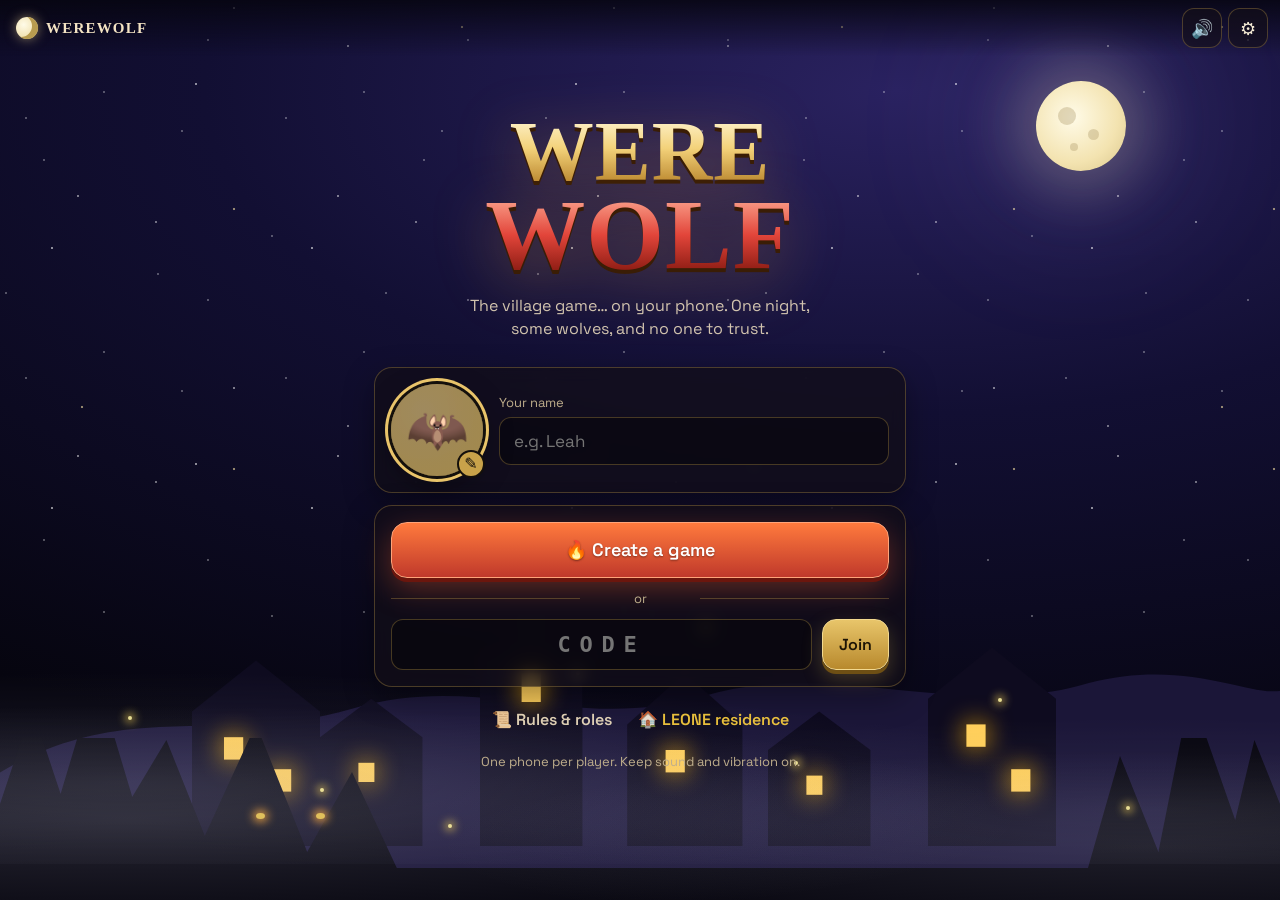
<file: index.html>
<!doctype html>
<html lang="fr">
<head>
  <meta charset="utf-8">
  <meta name="viewport" content="width=device-width, initial-scale=1, viewport-fit=cover, interactive-widget=resizes-content">
  <meta http-equiv="Content-Security-Policy" content="default-src 'self'; script-src 'self'; style-src 'self' 'unsafe-inline'; img-src 'self' data:; font-src 'self'; connect-src 'self' https://dmcqeivddhosfzuttgzb.supabase.co wss://dmcqeivddhosfzuttgzb.supabase.co; manifest-src 'self'; media-src 'none'; worker-src 'none'; frame-src 'none'; object-src 'none'; base-uri 'none'; form-action 'none'">
  <meta name="referrer" content="no-referrer">
  <title>Loup Garou</title>
  <meta name="description" content="Le jeu du Loup Garou en ligne, sur le téléphone de chacun · Résidence LEONE">
  <meta name="theme-color" content="#0b0a1f">
  <meta name="mobile-web-app-capable" content="yes">
  <meta name="apple-mobile-web-app-capable" content="yes">
  <meta name="apple-mobile-web-app-status-bar-style" content="black-translucent">
  <meta name="apple-mobile-web-app-title" content="Loup Garou">
  <link rel="manifest" href="manifest.webmanifest">
  <link rel="icon" href="icons/icon.svg" type="image/svg+xml">
  <link rel="apple-touch-icon" href="icons/icon-192.png">
  <link rel="stylesheet" href="css/fonts.css">
  <link rel="stylesheet" href="css/style.css">
</head>
<body data-screen="home" data-phase="home">
  <!-- Décor : ciel, astres, village, forêt, brume -->
  <div id="scene" aria-hidden="true">
    <div class="sky sky-night"></div>
    <div class="sky sky-dusk"></div>
    <div class="sky sky-dawn"></div>
    <div class="sky sky-day"></div>
    <div class="stars"></div>
    <div class="stars stars2"></div>
    <div class="shooting"></div>
    <div class="astre moon"><i></i><i></i><i></i></div>
    <div class="astre sun"></div>
    <div class="clouds"><i></i><i></i><i></i></div>
    <svg class="land far" viewBox="0 0 400 120" preserveAspectRatio="none"><path d="M0,70 C40,40 70,60 110,45 C150,30 180,55 220,40 C260,25 300,50 340,35 C370,25 390,40 400,38 L400,120 L0,120 Z"/></svg>
    <svg class="land village" viewBox="0 0 400 120" preserveAspectRatio="xMidYMax slice">
      <g class="houses">
        <path d="M60,120 L60,78 L80,62 L100,78 L100,120 Z"/>
        <path d="M100,120 L100,86 L116,74 L132,86 L132,120 Z"/>
        <path d="M150,120 L150,60 L160,60 L160,40 L166,28 L172,40 L172,60 L182,60 L182,120 Z"/>
        <path d="M196,120 L196,82 L214,66 L232,82 L232,120 Z"/>
        <path d="M240,120 L240,90 L256,78 L272,90 L272,120 Z"/>
        <path d="M290,120 L290,74 L310,58 L330,74 L330,120 Z"/>
      </g>
      <g class="windows">
        <rect x="70" y="86" width="6" height="7"/><rect x="85" y="96" width="6" height="7"/><rect x="112" y="94" width="5" height="6"/>
        <rect x="163" y="66" width="6" height="9"/><rect x="208" y="90" width="6" height="7"/><rect x="252" y="98" width="5" height="6"/>
        <rect x="302" y="82" width="6" height="7"/><rect x="316" y="96" width="6" height="7"/>
      </g>
    </svg>
    <svg class="land forest" viewBox="0 0 400 100" preserveAspectRatio="xMidYMax slice">
      <path d="M0,100 L0,70 L10,40 L20,70 L18,70 L30,30 L42,70 L40,70 L52,50 L64,80 L80,45 L96,85 L110,60 L124,90 L340,90 L350,55 L362,85 L372,35 L386,75 L392,50 L400,70 L400,100 Z"/>
    </svg>
    <div class="eyes"><i></i><i></i></div>
    <div class="fog"></div>
    <div class="fog fog2"></div>
    <div class="fireflies"><i></i><i></i><i></i><i></i><i></i><i></i><i></i><i></i></div>
  </div>

  <header id="topbar" class="topbar"></header>
  <main id="view" class="view"></main>
  <div id="overlays"></div>
  <div id="fx" aria-hidden="true"></div>
  <div id="toast" class="toast" role="status" aria-live="polite"></div>

  <noscript><p style="color:#fff;text-align:center;padding:2rem">Active JavaScript pour jouer.</p></noscript>

  <script src="js/config.js"></script>
  <script src="js/i18n.js"></script>
  <script src="js/roles.js"></script>
  <script src="js/engine.js"></script>
  <script src="js/audio.js"></script>
  <script src="js/net.js"></script>
  <script src="js/session.js"></script>
  <script src="js/qr.js"></script>
  <script src="js/app.js"></script>
</body>
</html>
</file>
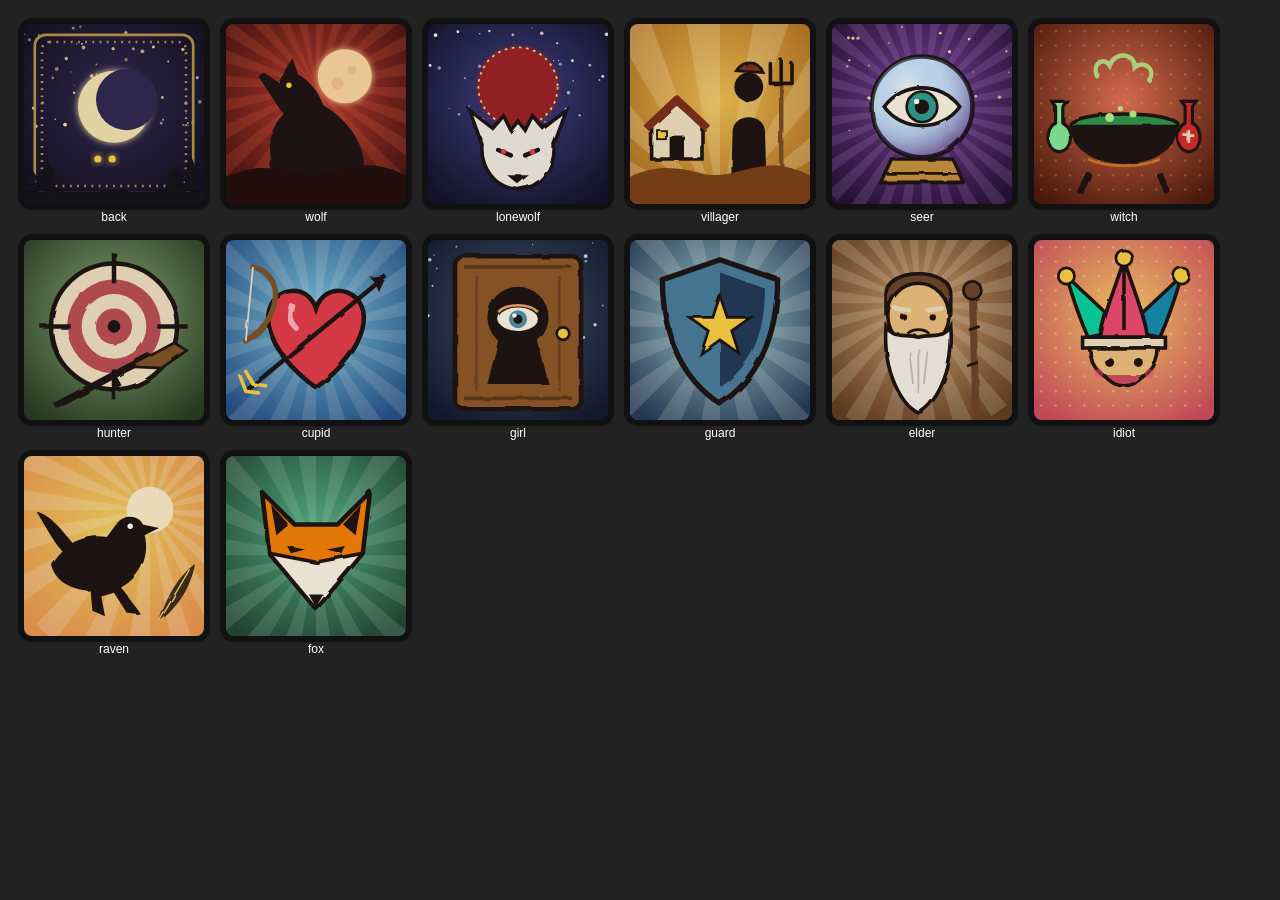
<file: test/cards.html>
<!doctype html><meta charset="utf-8"><body style="background:#222;display:flex;flex-wrap:wrap;gap:10px;padding:10px">
<script src="../js/roles.js"></script>
<script>["back",...Object.keys(LG.META)].forEach(r=>{const d=document.createElement('div');d.style.cssText='color:#fff;font:12px sans-serif;text-align:center';d.innerHTML=`<img src="${LG.art(r)}" width="180" style="border:6px solid #111;border-radius:14px;display:block">${r}`;document.body.appendChild(d)})</script>
</file>
<file: css/fonts.css>
/* Police Space Grotesk hébergée sur le site (aucun appel externe) — licence SIL OFL 1.1, voir fonts/LICENSE-space-grotesk.txt */
@font-face {
  font-family: 'Space Grotesk';
  font-style: normal;
  font-display: swap;
  font-weight: 400;
  src: url(../fonts/space-grotesk-vietnamese-400-normal.woff2) format('woff2');
  unicode-range: U+0102-0103,U+0110-0111,U+0128-0129,U+0168-0169,U+01A0-01A1,U+01AF-01B0,U+0300-0301,U+0303-0304,U+0308-0309,U+0323,U+0329,U+1EA0-1EF9,U+20AB;
}
@font-face {
  font-family: 'Space Grotesk';
  font-style: normal;
  font-display: swap;
  font-weight: 400;
  src: url(../fonts/space-grotesk-latin-ext-400-normal.woff2) format('woff2');
  unicode-range: U+0100-02BA,U+02BD-02C5,U+02C7-02CC,U+02CE-02D7,U+02DD-02FF,U+0304,U+0308,U+0329,U+1D00-1DBF,U+1E00-1E9F,U+1EF2-1EFF,U+2020,U+20A0-20AB,U+20AD-20C0,U+2113,U+2C60-2C7F,U+A720-A7FF;
}
@font-face {
  font-family: 'Space Grotesk';
  font-style: normal;
  font-display: swap;
  font-weight: 400;
  src: url(../fonts/space-grotesk-latin-400-normal.woff2) format('woff2');
  unicode-range: U+0000-00FF,U+0131,U+0152-0153,U+02BB-02BC,U+02C6,U+02DA,U+02DC,U+0304,U+0308,U+0329,U+2000-206F,U+20AC,U+2122,U+2191,U+2193,U+2212,U+2215,U+FEFF,U+FFFD;
}
@font-face {
  font-family: 'Space Grotesk';
  font-style: normal;
  font-display: swap;
  font-weight: 500;
  src: url(../fonts/space-grotesk-vietnamese-500-normal.woff2) format('woff2');
  unicode-range: U+0102-0103,U+0110-0111,U+0128-0129,U+0168-0169,U+01A0-01A1,U+01AF-01B0,U+0300-0301,U+0303-0304,U+0308-0309,U+0323,U+0329,U+1EA0-1EF9,U+20AB;
}
@font-face {
  font-family: 'Space Grotesk';
  font-style: normal;
  font-display: swap;
  font-weight: 500;
  src: url(../fonts/space-grotesk-latin-ext-500-normal.woff2) format('woff2');
  unicode-range: U+0100-02BA,U+02BD-02C5,U+02C7-02CC,U+02CE-02D7,U+02DD-02FF,U+0304,U+0308,U+0329,U+1D00-1DBF,U+1E00-1E9F,U+1EF2-1EFF,U+2020,U+20A0-20AB,U+20AD-20C0,U+2113,U+2C60-2C7F,U+A720-A7FF;
}
@font-face {
  font-family: 'Space Grotesk';
  font-style: normal;
  font-display: swap;
  font-weight: 500;
  src: url(../fonts/space-grotesk-latin-500-normal.woff2) format('woff2');
  unicode-range: U+0000-00FF,U+0131,U+0152-0153,U+02BB-02BC,U+02C6,U+02DA,U+02DC,U+0304,U+0308,U+0329,U+2000-206F,U+20AC,U+2122,U+2191,U+2193,U+2212,U+2215,U+FEFF,U+FFFD;
}
@font-face {
  font-family: 'Space Grotesk';
  font-style: normal;
  font-display: swap;
  font-weight: 600;
  src: url(../fonts/space-grotesk-vietnamese-600-normal.woff2) format('woff2');
  unicode-range: U+0102-0103,U+0110-0111,U+0128-0129,U+0168-0169,U+01A0-01A1,U+01AF-01B0,U+0300-0301,U+0303-0304,U+0308-0309,U+0323,U+0329,U+1EA0-1EF9,U+20AB;
}
@font-face {
  font-family: 'Space Grotesk';
  font-style: normal;
  font-display: swap;
  font-weight: 600;
  src: url(../fonts/space-grotesk-latin-ext-600-normal.woff2) format('woff2');
  unicode-range: U+0100-02BA,U+02BD-02C5,U+02C7-02CC,U+02CE-02D7,U+02DD-02FF,U+0304,U+0308,U+0329,U+1D00-1DBF,U+1E00-1E9F,U+1EF2-1EFF,U+2020,U+20A0-20AB,U+20AD-20C0,U+2113,U+2C60-2C7F,U+A720-A7FF;
}
@font-face {
  font-family: 'Space Grotesk';
  font-style: normal;
  font-display: swap;
  font-weight: 600;
  src: url(../fonts/space-grotesk-latin-600-normal.woff2) format('woff2');
  unicode-range: U+0000-00FF,U+0131,U+0152-0153,U+02BB-02BC,U+02C6,U+02DA,U+02DC,U+0304,U+0308,U+0329,U+2000-206F,U+20AC,U+2122,U+2191,U+2193,U+2212,U+2215,U+FEFF,U+FFFD;
}
@font-face {
  font-family: 'Space Grotesk';
  font-style: normal;
  font-display: swap;
  font-weight: 700;
  src: url(../fonts/space-grotesk-vietnamese-700-normal.woff2) format('woff2');
  unicode-range: U+0102-0103,U+0110-0111,U+0128-0129,U+0168-0169,U+01A0-01A1,U+01AF-01B0,U+0300-0301,U+0303-0304,U+0308-0309,U+0323,U+0329,U+1EA0-1EF9,U+20AB;
}
@font-face {
  font-family: 'Space Grotesk';
  font-style: normal;
  font-display: swap;
  font-weight: 700;
  src: url(../fonts/space-grotesk-latin-ext-700-normal.woff2) format('woff2');
  unicode-range: U+0100-02BA,U+02BD-02C5,U+02C7-02CC,U+02CE-02D7,U+02DD-02FF,U+0304,U+0308,U+0329,U+1D00-1DBF,U+1E00-1E9F,U+1EF2-1EFF,U+2020,U+20A0-20AB,U+20AD-20C0,U+2113,U+2C60-2C7F,U+A720-A7FF;
}
@font-face {
  font-family: 'Space Grotesk';
  font-style: normal;
  font-display: swap;
  font-weight: 700;
  src: url(../fonts/space-grotesk-latin-700-normal.woff2) format('woff2');
  unicode-range: U+0000-00FF,U+0131,U+0152-0153,U+02BB-02BC,U+02C6,U+02DA,U+02DC,U+0304,U+0308,U+0329,U+2000-206F,U+20AC,U+2122,U+2191,U+2193,U+2212,U+2215,U+FEFF,U+FFFD;
}
</file>
<file: css/style.css>
/* =============================================================
   Loup Garou — style « veillée au village »
   ============================================================= */
:root {
  --ink: #14100c;
  --paper: #f3e3c3;
  --paper2: #e7d2a6;
  --gold: #c8a24a;
  --gold2: #ffd23f;
  --blood: #c0392b;
  --night: #0b0a1f;
  --text: #f6ecd6;
  --muted: #bfae8c;
  --panel: rgba(18, 14, 24, .72);
  --line: rgba(200, 162, 74, .32);
  --r: 18px;
  --safe-t: env(safe-area-inset-top, 0px);
  --safe-b: env(safe-area-inset-bottom, 0px);
  --title: "Georgia", "Palatino Linotype", "Book Antiqua", "Times New Roman", serif;
  color-scheme: dark;
}
* { box-sizing: border-box; -webkit-tap-highlight-color: transparent; }
html, body { margin: 0; min-height: 100%; }
body {
  font-family: "Space Grotesk", system-ui, -apple-system, "Segoe UI", Roboto, sans-serif;
  color: var(--text);
  background: var(--night);
  overflow-x: hidden;
  -webkit-font-smoothing: antialiased;
  overscroll-behavior-y: none;
}
button { font: inherit; color: inherit; cursor: pointer; }
input, select { font: inherit; }
img { max-width: 100%; }
h1, h2, h3 { margin: 0; }
small { opacity: .8; }

/* =============================================================
   DÉCOR
   ============================================================= */
#scene { position: fixed; inset: 0; z-index: 0; overflow: hidden; pointer-events: none; }
.sky { position: absolute; inset: 0; opacity: 0; transition: opacity 3s ease; }
.sky-night { background: radial-gradient(120% 80% at 70% 10%, #2a2260 0%, #120f33 45%, #06050f 100%); opacity: 1; }
.sky-dusk { background: linear-gradient(180deg, #1d1747 0%, #6a2c5e 45%, #e0703f 80%, #f4b860 100%); }
.sky-dawn { background: linear-gradient(180deg, #3b4b8c 0%, #c16b8f 45%, #f7a072 75%, #ffe3a3 100%); }
.sky-day { background: linear-gradient(180deg, #4aa3df 0%, #8fd0f0 55%, #fbe3a8 100%); }

body[data-phase="lobby"] .sky-dusk, body[data-phase="end"] .sky-dusk, body[data-phase="dusk"] .sky-dusk { opacity: 1; }
body[data-phase="dawn"] .sky-dawn { opacity: 1; }
body[data-phase="day"] .sky-day { opacity: 1; }

.stars, .stars2 {
  position: absolute; inset: -10% 0 30% 0; transition: opacity 3s;
  background-image:
    radial-gradient(1.5px 1.5px at 20% 30%, #fff, transparent), radial-gradient(1px 1px at 40% 70%, #fff, transparent),
    radial-gradient(1.2px 1.2px at 60% 20%, #fff, transparent), radial-gradient(1px 1px at 80% 50%, #fff, transparent),
    radial-gradient(1.6px 1.6px at 90% 15%, #ffe9a8, transparent), radial-gradient(1px 1px at 10% 80%, #fff, transparent),
    radial-gradient(1.3px 1.3px at 30% 10%, #fff, transparent), radial-gradient(1px 1px at 70% 85%, #fff, transparent);
  background-size: 260px 260px;
  animation: twinkle 4s ease-in-out infinite alternate;
}
.stars2 { background-size: 380px 380px; background-position: 120px 60px; animation-duration: 6.5s; animation-delay: -2s; }
@keyframes twinkle { from { opacity: .35; } to { opacity: 1; } }
body[data-phase="day"] .stars, body[data-phase="day"] .stars2, body[data-phase="dawn"] .stars, body[data-phase="dawn"] .stars2 { opacity: 0 !important; animation: none; }
body[data-phase="lobby"] .stars, body[data-phase="lobby"] .stars2 { opacity: .35; }

.shooting { position: absolute; top: 12%; left: 70%; width: 120px; height: 2px; background: linear-gradient(90deg, #fff, transparent); opacity: 0; transform: rotate(-25deg); animation: shoot 9s ease-in 3s infinite; }
@keyframes shoot { 0%, 92% { opacity: 0; transform: translate(0, 0) rotate(-25deg); } 94% { opacity: 1; } 100% { opacity: 0; transform: translate(-320px, 150px) rotate(-25deg); } }
body[data-phase="day"] .shooting, body[data-phase="dawn"] .shooting { display: none; }

.astre { position: absolute; border-radius: 50%; transition: transform 3.5s cubic-bezier(.4, 0, .2, 1), opacity 3s; }
.moon { width: 90px; height: 90px; right: 12%; top: 9%; background: radial-gradient(circle at 40% 40%, #fffbe8, #f3e3b0 60%, #d9c58a); box-shadow: 0 0 60px 20px rgba(255, 240, 190, .25), 0 0 140px 60px rgba(160, 150, 255, .12); }
.moon i { position: absolute; border-radius: 50%; background: rgba(170, 150, 100, .35); }
.moon i:nth-child(1) { width: 18px; height: 18px; left: 22px; top: 26px; }
.moon i:nth-child(2) { width: 11px; height: 11px; left: 52px; top: 48px; }
.moon i:nth-child(3) { width: 8px; height: 8px; left: 34px; top: 62px; }
.sun { width: 110px; height: 110px; left: 12%; top: 12%; background: radial-gradient(circle, #fffbe0, #ffd23f 55%, #ff9f1c); box-shadow: 0 0 80px 30px rgba(255, 200, 60, .45); opacity: 0; transform: translateY(60vh); }
body[data-phase="day"] .sun, body[data-phase="dawn"] .sun { opacity: 1; transform: translateY(0); }
body[data-phase="dawn"] .sun { transform: translateY(32vh); }
body[data-phase="day"] .moon, body[data-phase="dawn"] .moon { transform: translateY(70vh); opacity: 0; }
body[data-phase="lobby"] .moon, body[data-phase="end"] .moon { transform: translateY(14vh) scale(.85); opacity: .8; }
body[data-phase="night"] .moon { animation: moonglow 6s ease-in-out infinite alternate; }
@keyframes moonglow { to { box-shadow: 0 0 80px 30px rgba(255, 240, 190, .35), 0 0 180px 80px rgba(160, 150, 255, .18); } }

.clouds i { position: absolute; height: 40px; border-radius: 40px; background: rgba(255, 255, 255, .75); filter: blur(2px); opacity: 0; transition: opacity 3s; animation: cloud 70s linear infinite; }
.clouds i::before, .clouds i::after { content: ""; position: absolute; background: inherit; border-radius: 50%; }
.clouds i::before { width: 50px; height: 50px; top: -22px; left: 20px; }
.clouds i::after { width: 36px; height: 36px; top: -14px; left: 60px; }
.clouds i:nth-child(1) { width: 130px; top: 18%; left: -20%; }
.clouds i:nth-child(2) { width: 100px; top: 28%; left: -40%; animation-duration: 95s; animation-delay: -30s; }
.clouds i:nth-child(3) { width: 160px; top: 10%; left: -30%; animation-duration: 120s; animation-delay: -60s; }
@keyframes cloud { to { transform: translateX(160vw); } }
body[data-phase="day"] .clouds i { opacity: .8; }
body[data-phase="dawn"] .clouds i { opacity: .35; }

.land { position: absolute; left: 0; width: 100%; bottom: 0; }
.land.far { height: 34vh; fill: #1b1638; transition: fill 3s; }
.land.village { height: 26vh; bottom: 6vh; }
.land.village .houses { fill: #0e0b1f; transition: fill 3s; }
.land.village .windows { fill: #ffcf5a; filter: drop-shadow(0 0 4px #ffb703); transition: opacity 2s; animation: flicker 3s infinite alternate; }
@keyframes flicker { 50% { opacity: .75; } }
.land.forest { height: 18vh; fill: #07060f; transition: fill 3s; }
body[data-phase="day"] .land.far { fill: #6aa56a; }
body[data-phase="day"] .land.village .houses { fill: #5b3b2a; }
body[data-phase="day"] .land.forest { fill: #2d5a3a; }
body[data-phase="day"] .land.village .windows, body[data-phase="dawn"] .land.village .windows { opacity: 0; }
body[data-phase="dawn"] .land.far { fill: #5a3a6a; }
body[data-phase="dawn"] .land.village .houses { fill: #2a1a33; }
body[data-phase="dawn"] .land.forest { fill: #1a1024; }
body[data-phase="lobby"] .land.far, body[data-phase="end"] .land.far { fill: #3a1f45; }

.eyes { position: absolute; bottom: 9vh; left: 50%; width: 120px; display: flex; justify-content: space-around; opacity: 0; transition: opacity 1.5s; }
.eyes i { width: 9px; height: 6px; border-radius: 50%; background: #ffd23f; box-shadow: 0 0 10px 3px #ff9f1c; animation: blink 4s infinite; }
@keyframes blink { 0%, 46%, 54%, 100% { transform: scaleY(1); } 50% { transform: scaleY(.1); } }
body[data-phase="night"] .eyes, body[data-phase="home"] .eyes { opacity: .9; }
body[data-phase="home"] .eyes { left: 18%; }

.fog { position: absolute; left: -50%; bottom: 0; width: 200%; height: 30vh; background: radial-gradient(50% 60% at 30% 70%, rgba(200, 200, 230, .16), transparent 70%), radial-gradient(40% 50% at 70% 80%, rgba(200, 200, 230, .12), transparent 70%); animation: fog 40s linear infinite; transition: opacity 3s; }
.fog2 { animation-duration: 65s; animation-direction: reverse; bottom: 4vh; opacity: .7; }
@keyframes fog { from { transform: translateX(0); } to { transform: translateX(25%); } }
body[data-phase="day"] .fog { opacity: 0; }

.fireflies i { position: absolute; width: 4px; height: 4px; border-radius: 50%; background: #fff3a0; box-shadow: 0 0 8px 3px rgba(255, 220, 90, .7); opacity: 0; transition: opacity 2s; animation: firefly 9s ease-in-out infinite; }
.fireflies i:nth-child(1) { left: 10%; bottom: 20%; } .fireflies i:nth-child(2) { left: 25%; bottom: 12%; animation-delay: -2s; }
.fireflies i:nth-child(3) { left: 45%; bottom: 25%; animation-delay: -4s; } .fireflies i:nth-child(4) { left: 62%; bottom: 15%; animation-delay: -1s; }
.fireflies i:nth-child(5) { left: 78%; bottom: 22%; animation-delay: -6s; } .fireflies i:nth-child(6) { left: 88%; bottom: 10%; animation-delay: -3s; }
.fireflies i:nth-child(7) { left: 35%; bottom: 8%; animation-delay: -7s; } .fireflies i:nth-child(8) { left: 55%; bottom: 30%; animation-delay: -5s; }
@keyframes firefly { 0%, 100% { transform: translate(0, 0); } 25% { transform: translate(20px, -30px); } 50% { transform: translate(-15px, -50px); } 75% { transform: translate(10px, -20px); } }
body[data-phase="lobby"] .fireflies i, body[data-phase="home"] .fireflies i, body[data-phase="end"] .fireflies i { opacity: .9; }

/* Nuit : l'écran s'assombrit pour ne pas éclairer la pièce */
body[data-phase="night"] #scene::after { content: ""; position: absolute; inset: 0; background: rgba(0, 0, 0, .45); }

/* =============================================================
   STRUCTURE
   ============================================================= */
.topbar {
  position: sticky; top: 0; z-index: 20; display: flex; align-items: center; gap: 6px;
  padding: calc(8px + var(--safe-t)) 12px 8px;
  background: linear-gradient(180deg, rgba(6, 5, 15, .85), rgba(6, 5, 15, 0));
}
.tb-logo { display: flex; align-items: center; gap: 8px; background: none; border: 0; padding: 4px; }
.tb-title { font-family: var(--title); font-weight: 700; letter-spacing: .08em; text-transform: uppercase; font-size: 15px; color: var(--paper); }
.moon-ico { width: 22px; height: 22px; border-radius: 50%; background: radial-gradient(circle at 35% 35%, #fffbe8, #e9d38f); box-shadow: inset -6px -2px 0 #b89c4f, 0 0 12px rgba(255, 230, 150, .5); }
.tb-code { font-family: ui-monospace, monospace; font-weight: 700; letter-spacing: .2em; background: rgba(200, 162, 74, .15); border: 1px solid var(--line); border-radius: 999px; padding: 4px 12px; color: var(--gold2); }
.tb-sp { flex: 1; }
.tb-btn { position: relative; width: 40px; height: 40px; border-radius: 12px; border: 1px solid var(--line); background: rgba(20, 16, 24, .6); font-size: 18px; }
.tb-conn { animation: pulse 1s infinite; }
.badge { position: absolute; top: -4px; right: -4px; min-width: 18px; height: 18px; padding: 0 4px; border-radius: 9px; background: var(--blood); color: #fff; font-size: 11px; line-height: 18px; }

.view { position: relative; z-index: 1; max-width: 560px; margin: 0 auto; padding: 4px 14px calc(110px + var(--safe-b)); }

.panel {
  background: var(--panel);
  border: 1px solid var(--line);
  border-radius: var(--r);
  padding: 16px;
  margin: 12px 0;
  backdrop-filter: blur(8px); -webkit-backdrop-filter: blur(8px);
  box-shadow: 0 10px 30px rgba(0, 0, 0, .35);
}
.panel h2 { font-family: var(--title); font-size: 19px; display: flex; align-items: center; gap: 8px; margin-bottom: 12px; color: var(--paper); }
.panel h3 { font-family: var(--title); font-size: 16px; margin: 18px 0 8px; display: flex; align-items: center; justify-content: space-between; color: var(--gold); }
.count { font-family: "Space Grotesk", sans-serif; font-size: 13px; background: rgba(255, 255, 255, .1); padding: 2px 10px; border-radius: 999px; }
.count.ok { background: rgba(87, 204, 153, .25); color: #9ff2c8; }
.count.bad { background: rgba(192, 57, 43, .3); color: #ffb3a7; }
.hint { color: var(--muted); font-size: 14px; line-height: 1.45; margin: 8px 0; }
.hint.bad { color: #ff9b8f; }
.hint.warn { color: #ffd38a; }
.center { text-align: center; }
.loading { text-align: center; padding: 30vh 0; color: var(--muted); }

/* Boutons */
.btn {
  display: inline-flex; align-items: center; justify-content: center; gap: 8px;
  min-height: 44px; padding: 10px 16px; border-radius: 14px;
  border: 1px solid var(--line); background: rgba(255, 255, 255, .07); color: var(--text);
  font-weight: 600; text-decoration: none; transition: transform .12s, background .2s, box-shadow .2s;
}
.btn:active:not(:disabled) { transform: scale(.96); }
.btn:disabled { opacity: .4; cursor: not-allowed; }
.btn-big { width: 100%; min-height: 56px; font-size: 18px; border-radius: 16px; }
.btn-sm { min-height: 36px; padding: 6px 12px; font-size: 14px; }
.btn-xs { min-height: 30px; padding: 4px 10px; font-size: 13px; }
.btn-gold { background: linear-gradient(180deg, #e8c56a, #b8892d); color: #1d1405; border-color: #f3d98f; box-shadow: 0 4px 0 #6e4f14, 0 8px 20px rgba(200, 162, 74, .3); }
.btn-gold:active:not(:disabled) { box-shadow: 0 1px 0 #6e4f14; transform: translateY(3px); }
.btn-fire { background: linear-gradient(180deg, #ff7a3d, #c0392b); color: #fff; border-color: #ffa47a; box-shadow: 0 4px 0 #6b160d, 0 10px 30px rgba(255, 100, 50, .35); text-shadow: 0 1px 2px rgba(0, 0, 0, .4); }
.btn-fire:active:not(:disabled) { box-shadow: 0 1px 0 #6b160d; transform: translateY(3px); }
.btn-ghost { background: transparent; }
.btn-on { background: rgba(87, 204, 153, .25); border-color: #57cc99; }
.btn-danger { background: rgba(192, 57, 43, .3); border-color: #c0392b; }
.pulse { animation: pulse 1.4s infinite; }
@keyframes pulse { 50% { transform: scale(1.04); filter: brightness(1.2); } }
.link { background: none; border: 0; color: var(--paper); text-decoration: none; padding: 10px; font-weight: 600; opacity: .9; }

/* Avatars */
.av { --c: #c8a24a; display: inline-grid; place-items: center; width: 42px; height: 42px; border-radius: 50%; font-size: 22px; line-height: 1;
  background: radial-gradient(circle at 35% 30%, color-mix(in srgb, var(--c) 55%, #fff 10%), color-mix(in srgb, var(--c) 70%, #000 30%));
  box-shadow: 0 0 0 2px var(--ink), 0 0 0 4px var(--c); flex: none; }
.av-xs { width: 20px; height: 20px; font-size: 11px; box-shadow: 0 0 0 1.5px var(--c); }
.av-s { width: 32px; height: 32px; font-size: 17px; }
.av-l { width: 64px; height: 64px; font-size: 34px; }
.av-xl { width: 92px; height: 92px; font-size: 50px; box-shadow: 0 0 0 3px var(--ink), 0 0 0 6px var(--c), 0 10px 30px rgba(0, 0, 0, .4); }

/* Champs */
.field { display: flex; flex-direction: column; gap: 6px; flex: 1; }
.field span { font-size: 13px; color: var(--muted); }
.field input, .code-in, select {
  width: 100%; padding: 12px 14px; border-radius: 12px; border: 1px solid var(--line);
  background: rgba(0, 0, 0, .35); color: var(--text); font-size: 17px; outline: none;
}
.field input:focus, .code-in:focus { border-color: var(--gold2); box-shadow: 0 0 0 3px rgba(255, 210, 63, .2); }
select { font-size: 15px; padding: 8px 10px; width: auto; max-width: 60%; }

/* =============================================================
   ACCUEIL
   ============================================================= */
.home { padding-top: 4vh; animation: rise .8s ease both; }
.home-hero { text-align: center; margin: 2vh 0 3vh; }
.title { font-family: var(--title); font-weight: 900; text-transform: uppercase; line-height: .9; letter-spacing: .04em; display: flex; flex-direction: column; align-items: center; }
.title span { font-size: clamp(48px, 15vw, 84px); background: linear-gradient(180deg, #fff6d6 0%, #f3d27a 45%, #b07a22 100%); -webkit-background-clip: text; background-clip: text; color: transparent; filter: drop-shadow(0 4px 0 #3a1d05) drop-shadow(0 10px 30px rgba(255, 180, 60, .35)); }
.title .title-b { font-size: clamp(56px, 18vw, 100px); background: linear-gradient(180deg, #ffb39b 0%, #e2453a 50%, #7a130b 100%); -webkit-background-clip: text; background-clip: text; animation: breathe 4s ease-in-out infinite; }
@keyframes breathe { 50% { filter: drop-shadow(0 4px 0 #2a0705) drop-shadow(0 0 40px rgba(255, 60, 40, .55)); } }
.tagline { color: var(--paper); opacity: .85; max-width: 340px; margin: 14px auto 0; line-height: 1.45; }
.profile { display: flex; flex-wrap: wrap; align-items: center; gap: 16px; }
.av-btn { position: relative; background: none; border: 0; padding: 0; }
.av-edit { position: absolute; right: -2px; bottom: -2px; width: 28px; height: 28px; border-radius: 50%; background: var(--gold); color: var(--ink); display: grid; place-items: center; font-weight: 700; border: 2px solid var(--ink); }
.pick-grid { width: 100%; display: grid; grid-template-columns: repeat(8, 1fr); gap: 6px; animation: rise .3s both; }
.pick { aspect-ratio: 1; border-radius: 12px; border: 1px solid var(--line); background: rgba(255, 255, 255, .05); font-size: 22px; }
.pick.on { background: rgba(255, 210, 63, .25); border-color: var(--gold2); transform: scale(1.08); }
.pick-colors { width: 100%; display: flex; flex-wrap: wrap; gap: 8px; justify-content: center; }
.dot { width: 30px; height: 30px; border-radius: 50%; background: var(--c); border: 3px solid transparent; }
.dot.on { border-color: #fff; transform: scale(1.15); }
.actions { display: flex; flex-direction: column; gap: 12px; }
.or { text-align: center; color: var(--muted); font-size: 13px; position: relative; }
.or::before, .or::after { content: ""; position: absolute; top: 50%; width: 38%; height: 1px; background: var(--line); }
.or::before { left: 0; } .or::after { right: 0; }
.join-row { display: flex; gap: 10px; }
.code-in { text-transform: uppercase; letter-spacing: .4em; text-align: center; font-family: ui-monospace, monospace; font-weight: 700; font-size: 22px; flex: 1; }
.home-links { display: flex; justify-content: center; flex-wrap: wrap; gap: 6px; }
.leone { color: var(--gold2); }
.fine { text-align: center; color: var(--muted); font-size: 13px; }

/* =============================================================
   SALLE D'ATTENTE
   ============================================================= */
.lobby { animation: rise .6s ease both; }
.code-panel { text-align: center; }
.code-label { color: var(--muted); font-size: 13px; text-transform: uppercase; letter-spacing: .15em; }
.code-tiles { display: flex; justify-content: center; gap: 10px; margin: 12px 0; background: none; border: 0; padding: 0; }
.code-tiles span {
  width: 58px; height: 70px; display: grid; place-items: center; border-radius: 12px;
  font-family: var(--title); font-size: 40px; font-weight: 900; color: var(--ink);
  background: linear-gradient(180deg, var(--paper), var(--paper2)); box-shadow: 0 5px 0 #8a6a3a, 0 10px 20px rgba(0, 0, 0, .4);
  animation: tileIn .6s cubic-bezier(.2, 1.6, .4, 1) both; animation-delay: calc(var(--i) * .1s);
}
@keyframes tileIn { from { transform: translateY(-30px) rotate(-10deg); opacity: 0; } }
.code-actions { display: flex; gap: 8px; justify-content: center; }
.qr { margin: 14px auto 0; width: 210px; padding: 10px; background: var(--paper); border-radius: 14px; animation: rise .3s both; }
.qr svg { display: block; width: 100%; height: auto; }

.plist { display: grid; grid-template-columns: repeat(auto-fill, minmax(150px, 1fr)); gap: 8px; }
.pl { display: flex; align-items: center; gap: 10px; padding: 8px 10px; border-radius: 14px; background: rgba(255, 255, 255, .05); border: 1px solid transparent; animation: popIn .4s cubic-bezier(.2, 1.5, .4, 1) both; position: relative; min-width: 0; }
.pl.me { border-color: var(--gold); }
.pl.off { opacity: .5; }
.pl-name { flex: 1; font-weight: 600; overflow: hidden; text-overflow: ellipsis; white-space: nowrap; }
.pl-tags i { font-style: normal; }
.pl-x { border: 0; background: rgba(192, 57, 43, .3); width: 24px; height: 24px; border-radius: 50%; font-size: 12px; }
@keyframes popIn { from { transform: scale(.6); opacity: 0; } }

.compo { display: flex; flex-wrap: wrap; gap: 8px; }
.chip-role { display: flex; align-items: center; gap: 6px; padding: 4px 10px 4px 4px; border-radius: 999px; border: 1px solid color-mix(in srgb, var(--rc) 60%, transparent); background: color-mix(in srgb, var(--rc) 22%, transparent); font-size: 14px; }
.chip-role img { width: 28px; height: 28px; border-radius: 8px; border: 2px solid var(--ink); }
.chip-role b { color: var(--gold2); }
.balance { display: flex; margin-top: 12px; border-radius: 999px; overflow: hidden; font-size: 13px; font-weight: 700; }
.b-w { background: linear-gradient(90deg, #7a130b, #c0392b); padding: 6px 10px; transition: flex .4s; white-space: nowrap; }
.b-v { background: linear-gradient(90deg, #b8892d, #e8c56a); color: var(--ink); padding: 6px 10px; text-align: right; transition: flex .4s; white-space: nowrap; }
.opts-sum { display: flex; flex-wrap: wrap; gap: 6px 14px; margin-top: 12px; font-size: 13px; color: var(--muted); }

.waiting { text-align: center; }
.wait-fire { width: 60px; height: 70px; margin: 6px auto 10px; position: relative; }
.wait-fire::before, .wait-fire::after { content: ""; position: absolute; left: 50%; bottom: 0; transform: translateX(-50%); border-radius: 50% 50% 20% 20%; animation: flame 1s ease-in-out infinite alternate; }
.wait-fire::before { width: 44px; height: 64px; background: radial-gradient(circle at 50% 80%, #ffe066, #ff7a00 60%, transparent 70%); filter: blur(2px); }
.wait-fire::after { width: 24px; height: 36px; background: radial-gradient(circle at 50% 80%, #fff, #ffd23f 70%, transparent 75%); animation-delay: -.5s; }
@keyframes flame { to { transform: translateX(-50%) scaleY(1.15) scaleX(.9) skewX(4deg); } }

.settings select { max-width: 55%; }
.set-row { display: flex; align-items: center; justify-content: space-between; gap: 12px; padding: 9px 0; border-bottom: 1px solid rgba(255, 255, 255, .06); }
.set-row > span { font-size: 15px; }
.set-row input[type=checkbox], .mini-toggle input { appearance: none; -webkit-appearance: none; width: 46px; height: 26px; border-radius: 13px; background: rgba(255, 255, 255, .15); position: relative; transition: background .2s; flex: none; margin: 0; cursor: pointer; }
.set-row input[type=checkbox]::after, .mini-toggle input::after { content: ""; position: absolute; top: 3px; left: 3px; width: 20px; height: 20px; border-radius: 50%; background: #fff; transition: transform .2s; }
.set-row input[type=checkbox]:checked, .mini-toggle input:checked { background: #57cc99; }
.set-row input[type=checkbox]:checked::after, .mini-toggle input:checked::after { transform: translateX(20px); }
.mini-toggle { display: inline-flex; align-items: center; gap: 6px; font-family: "Space Grotesk", sans-serif; font-size: 13px; color: var(--muted); }
.mini-toggle input { width: 38px; height: 22px; } .mini-toggle input::after { width: 16px; height: 16px; } .mini-toggle input:checked::after { transform: translateX(16px); }
.stepper { display: flex; align-items: center; gap: 6px; flex: none; }
.stepper button { width: 34px; height: 34px; border-radius: 10px; border: 1px solid var(--line); background: rgba(255, 255, 255, .08); font-size: 18px; font-weight: 700; }
.stepper button:disabled { opacity: .3; }
.stepper b { min-width: 42px; text-align: center; font-variant-numeric: tabular-nums; }
.role-rows { display: flex; flex-direction: column; gap: 6px; }
.role-row { display: flex; align-items: center; gap: 10px; padding: 6px; border-radius: 14px; background: rgba(255, 255, 255, .03); border: 1px solid transparent; transition: background .2s; }
.role-row.on { background: color-mix(in srgb, var(--rc) 20%, transparent); border-color: color-mix(in srgb, var(--rc) 45%, transparent); }
.rr-art { padding: 0; border: 0; background: none; }
.rr-art img { width: 44px; height: 44px; border-radius: 10px; border: 2px solid var(--ink); display: block; }
.rr-name { flex: 1; display: flex; flex-direction: column; font-weight: 600; }
.rr-name small { font-weight: 400; font-size: 12px; }
.team-village { color: #f3d27a; } .team-wolves { color: #ff8c7a; } .team-solo { color: #b9a3ff; }
.start { margin-top: 16px; }

/* Discussion */
.chat .msgs { max-height: 300px; min-height: 80px; overflow-y: auto; display: flex; flex-direction: column; gap: 8px; padding: 4px 2px; scroll-behavior: smooth; }
.chat-drawer .msgs { max-height: 50vh; }
.empty { color: var(--muted); text-align: center; font-size: 14px; margin: 16px 0; }
.msg { display: flex; gap: 8px; align-items: flex-end; animation: msgIn .3s ease both; }
.msg.mine { flex-direction: row-reverse; }
.msg.sys { justify-content: center; color: var(--muted); font-size: 13px; font-style: italic; }
@keyframes msgIn { from { opacity: 0; transform: translateY(8px); } }
.bubble { max-width: 78%; padding: 8px 12px; border-radius: 16px 16px 16px 4px; background: rgba(255, 255, 255, .09); display: flex; flex-direction: column; gap: 2px; position: relative; cursor: pointer; text-align: start; }
.msg.mine .bubble { border-radius: 16px 16px 4px 16px; background: rgba(200, 162, 74, .22); }
.msg.c-wolves .bubble { background: rgba(192, 57, 43, .3); }
.msg.c-dead .bubble { background: rgba(140, 160, 200, .18); font-style: italic; }
.bubble b { font-size: 12px; }
.bubble span { word-wrap: break-word; overflow-wrap: anywhere; line-height: 1.35; }
.rx { display: flex; flex-wrap: wrap; gap: 4px; margin-top: 4px; }
.rx button { border: 1px solid var(--line); background: rgba(0, 0, 0, .3); border-radius: 999px; padding: 1px 7px; font-size: 13px; }
.rx button.on { border-color: var(--gold2); background: rgba(255, 210, 63, .2); }
.rx-pick { position: absolute; bottom: 100%; left: 0; z-index: 3; display: flex; gap: 2px; background: #241d30; border: 1px solid var(--line); border-radius: 999px; padding: 4px 6px; animation: popIn .2s both; box-shadow: 0 6px 20px rgba(0, 0, 0, .5); }
.msg.mine .rx-pick { left: auto; right: 0; }
.rx-pick button { border: 0; background: none; font-size: 22px; padding: 2px 4px; transition: transform .1s; }
.rx-pick button:active { transform: scale(1.4); }
.bursts { display: flex; gap: 4px; overflow-x: auto; padding: 10px 0 4px; scrollbar-width: none; }
.bursts button { flex: none; width: 40px; height: 40px; border-radius: 12px; border: 1px solid var(--line); background: rgba(255, 255, 255, .06); font-size: 20px; transition: transform .1s; }
.bursts button:active { transform: scale(1.3) rotate(-8deg); }
.chat-form { display: flex; gap: 8px; margin-top: 8px; }
.chat-form input { flex: 1; padding: 10px 14px; border-radius: 999px; border: 1px solid var(--line); background: rgba(0, 0, 0, .35); color: var(--text); font-size: 16px; outline: none; min-width: 0; }
.chat-form .btn { border-radius: 50%; width: 46px; padding: 0; }
.chan { font-family: "Space Grotesk", sans-serif; font-size: 12px; padding: 2px 10px; border-radius: 999px; }
.chan-wolves { background: rgba(192, 57, 43, .4); } .chan-dead { background: rgba(140, 160, 200, .3); }

/* Émojis volants */
#fx { position: fixed; inset: 0; pointer-events: none; z-index: 60; overflow: hidden; }
.fx { position: absolute; bottom: -60px; left: var(--x); display: flex; flex-direction: column; align-items: center; animation: floatUp 3s ease-out forwards; }
.fx-e { font-size: 44px; filter: drop-shadow(0 4px 8px rgba(0, 0, 0, .4)); }
.fx-n { font-size: 11px; background: rgba(0, 0, 0, .5); padding: 1px 6px; border-radius: 6px; }
@keyframes floatUp { 0% { transform: translate(0, 0) scale(.5); opacity: 0; } 15% { opacity: 1; transform: translate(calc(var(--w) * .3), -20vh) scale(1.2); } 100% { transform: translate(var(--w), -85vh) scale(.9); opacity: 0; } }

/* =============================================================
   PARTIE
   ============================================================= */
.game { animation: rise .5s ease both; }
.hud { display: flex; align-items: center; gap: 10px; padding: 8px 12px; margin-top: 4px; border-radius: 999px; background: rgba(10, 8, 20, .65); border: 1px solid var(--line); backdrop-filter: blur(6px); -webkit-backdrop-filter: blur(6px); }
.hud-phase { font-family: var(--title); font-weight: 700; font-size: 16px; }
.hud-alive { font-size: 13px; color: var(--muted); }
.hud-pause { font-size: 13px; color: var(--gold2); animation: pulse 1s infinite; }
.timer { margin-left: auto; position: relative; width: 44px; height: 44px; flex: none; }
.timer svg { width: 100%; height: 100%; transform: rotate(-90deg); }
.tr-bg { fill: none; stroke: rgba(255, 255, 255, .12); stroke-width: 3; }
.tr-fg { fill: none; stroke: var(--gold2); stroke-width: 3; stroke-linecap: round; stroke-dasharray: 100; stroke-dashoffset: 0; transition: stroke-dashoffset .25s linear; }
.timer span { position: absolute; inset: 0; display: grid; place-items: center; font-weight: 700; font-size: 13px; font-variant-numeric: tabular-nums; }
.timer.low .tr-fg { stroke: #ff5a4a; }
.timer.low span { color: #ff8c7a; animation: pulse .5s infinite; }

.stage { min-height: 50vh; animation: stageIn .6s ease both; }
@keyframes stageIn { from { opacity: 0; transform: translateY(14px); } }
.stage-title { font-family: var(--title); text-align: center; font-size: 28px; margin: 18px 0 6px; text-shadow: 0 3px 12px rgba(0, 0, 0, .6); }
.subtitle { position: relative; margin: 14px 0; padding: 12px 16px; border-radius: 14px; background: rgba(243, 227, 195, .1); border-left: 3px solid var(--gold); font-family: var(--title); font-style: italic; line-height: 1.5; color: var(--paper); animation: fadeIn 1s both; }
@keyframes fadeIn { from { opacity: 0; } }
.big-emo { font-size: 64px; text-align: center; animation: bounceIn .7s cubic-bezier(.2, 1.6, .4, 1) both; }
@keyframes bounceIn { from { transform: scale(0) rotate(-20deg); } }
.center-msg { text-align: center; padding: 6vh 0 2vh; display: flex; flex-direction: column; align-items: center; gap: 12px; }
.center-msg h2 { font-family: var(--title); font-size: 24px; line-height: 1.3; }
.dead-ribbon { margin-top: 10px; padding: 8px 14px; border-radius: 12px; background: rgba(90, 100, 140, .35); border: 1px solid rgba(160, 180, 230, .4); font-size: 14px; text-align: center; }
body.is-dead .stage { filter: saturate(.5); }

.bottom-bar { position: fixed; left: 0; right: 0; bottom: 0; z-index: 15; display: flex; gap: 10px; justify-content: center; padding: 12px 14px calc(12px + var(--safe-b)); background: linear-gradient(0deg, rgba(6, 5, 15, .95), rgba(6, 5, 15, 0)); }
.peek-btn { flex: 1; max-width: 260px; min-height: 52px; border-radius: 16px; border: 2px dashed var(--gold); background: rgba(20, 16, 24, .85); color: var(--paper); font-weight: 700; font-size: 16px; user-select: none; -webkit-user-select: none; touch-action: none; -webkit-touch-callout: none; }
.peek-btn:active { background: rgba(200, 162, 74, .3); }
.host-bar { position: fixed; z-index: 16; right: 12px; bottom: calc(80px + var(--safe-b)); display: flex; flex-direction: column; align-items: flex-end; gap: 6px; }
.host-menu { display: flex; flex-direction: column; gap: 6px; padding: 8px; border-radius: 14px; background: rgba(20, 16, 24, .95); border: 1px solid var(--line); animation: popIn .2s both; }

/* Cartes de rôle */
.rcard { --rc: #c8a24a; width: 150px; border-radius: 16px; padding: 7px 7px 10px; background: linear-gradient(180deg, var(--paper), var(--paper2)); box-shadow: 0 0 0 3px var(--ink), 0 0 0 6px var(--rc), 0 14px 30px rgba(0, 0, 0, .5); color: var(--ink); text-align: center; }
.rcard-art { width: 100%; aspect-ratio: 1; border-radius: 10px; border: 3px solid var(--ink); display: block; }
.rcard-name { font-family: var(--title); font-weight: 900; font-size: 17px; text-transform: uppercase; letter-spacing: .04em; margin-top: 6px; }
.rcard-team { font-size: 12px; font-weight: 700; margin-top: 2px; }
.rcard-team.team-village { color: #8a5a10; } .rcard-team.team-wolves { color: #a3170b; } .rcard-team.team-solo { color: #4b2fa3; }
.rcard.big { width: min(240px, 64vw); }
.rcard.big .rcard-name { font-size: 22px; }
.reveal-in { animation: revealIn 1s cubic-bezier(.2, 1.4, .4, 1) both; }
@keyframes revealIn { from { transform: rotateY(90deg) scale(.6); opacity: 0; } }

/* Distribution : carte qui se retourne */
.deal { display: flex; flex-direction: column; align-items: center; text-align: center; }
.flip { background: none; border: 0; padding: 0; perspective: 1200px; width: min(250px, 66vw); aspect-ratio: .74; margin: 10px auto; }
.flip-inner { position: relative; display: block; width: 100%; height: 100%; transition: transform .9s cubic-bezier(.3, 1.4, .5, 1); transform-style: preserve-3d; }
.flip.is-flipped .flip-inner { transform: rotateY(180deg); }
.flip-face { position: absolute; inset: 0; display: grid; place-items: center; backface-visibility: hidden; -webkit-backface-visibility: hidden; }
.flip-face.back img { width: 100%; height: 100%; object-fit: cover; border-radius: 18px; box-shadow: 0 0 0 3px var(--ink), 0 0 0 6px var(--gold), 0 20px 40px rgba(0, 0, 0, .6); animation: hover 3s ease-in-out infinite; }
@keyframes hover { 50% { transform: translateY(-8px) rotate(1deg); } }
.flip-face.front { transform: rotateY(180deg); }
.flip-face.front .rcard { width: 100%; }
.explain { text-align: start; width: 100%; animation: rise .6s .4s both; border-color: color-mix(in srgb, var(--rc) 60%, transparent); }
.explain h3 { color: var(--paper); margin-top: 0; justify-content: flex-start; }
.explain p { line-height: 1.5; }
.goal { font-weight: 700; color: var(--gold2); }
.pack { display: flex; flex-wrap: wrap; align-items: center; gap: 6px; }
.howto { background: rgba(0, 0, 0, .25); border-radius: 12px; padding: 4px 12px; margin: 12px 0; font-size: 14px; color: var(--muted); }
.ready-wait { text-align: center; color: var(--muted); padding: 12px; }
.dots { display: inline-flex; gap: 6px; margin-bottom: 6px; }
.dots i { width: 8px; height: 8px; border-radius: 50%; background: var(--gold2); animation: dot 1.2s infinite; }
.dots i:nth-child(2) { animation-delay: .2s; } .dots i:nth-child(3) { animation-delay: .4s; }
@keyframes dot { 50% { transform: translateY(-8px); opacity: .4; } }
.card-back.spin { width: 180px; height: 240px; margin: 10vh auto; border-radius: 16px; background: linear-gradient(160deg, #2a2350, #0a0818); box-shadow: 0 0 0 3px var(--ink), 0 0 0 6px var(--gold); animation: spin 1.4s linear infinite; }
@keyframes spin { to { transform: rotateY(360deg); } }

/* Nuit */
.sleep { text-align: center; padding: 6vh 0; display: flex; flex-direction: column; align-items: center; gap: 14px; }
.sleep h2 { font-family: var(--title); font-size: 30px; color: #cfd3ff; text-shadow: 0 0 30px rgba(150, 160, 255, .5); animation: sleepy 4s ease-in-out infinite; }
@keyframes sleepy { 50% { opacity: .55; } }
.moon-big { width: 120px; height: 120px; border-radius: 50%; background: radial-gradient(circle at 40% 40%, #fffbe8, #e9d38f); box-shadow: inset -26px -8px 0 #b89c4f, 0 0 60px rgba(255, 230, 150, .4); animation: hover 5s ease-in-out infinite; }
.sleep.wake-up h2 { color: var(--gold2); animation: pulse 1s infinite; text-shadow: 0 0 30px rgba(255, 210, 63, .6); }
.sleep.wake-up .moon-big { box-shadow: inset -26px -8px 0 #b89c4f, 0 0 100px 30px rgba(255, 210, 63, .5); }
.eyes-row { display: flex; gap: 40px; }
.eyes-row i { width: 14px; height: 8px; border-radius: 50%; background: #ff3b2f; box-shadow: 0 0 14px 4px rgba(255, 59, 47, .7); animation: blink 3s infinite; }
.eyes-row i:nth-child(2) { animation-delay: -1s; } .eyes-row i:nth-child(3) { animation-delay: -2s; }

/* Actions & tuiles joueurs */
.act { animation: rise .5s both; }
.act-head { display: flex; gap: 12px; align-items: center; margin: 14px 0; padding: 12px; border-radius: 16px; background: color-mix(in srgb, var(--rc) 25%, rgba(10, 8, 20, .8)); border: 1px solid color-mix(in srgb, var(--rc) 60%, transparent); }
.act-head img { width: 64px; height: 64px; border-radius: 12px; border: 3px solid var(--ink); flex: none; }
.act-head h2 { font-family: var(--title); font-size: 19px; line-height: 1.2; }
.act-head p { margin: 4px 0 0; font-size: 14px; color: var(--muted); }
.act-btns { display: flex; flex-direction: column; gap: 10px; margin-top: 14px; }
.done { text-align: center; font-size: 18px; padding: 20px; color: #9ff2c8; }
.tiles { display: grid; grid-template-columns: repeat(auto-fill, minmax(96px, 1fr)); gap: 10px; }
.tile { position: relative; display: flex; flex-direction: column; align-items: center; gap: 6px; padding: 12px 6px 10px; border-radius: 16px; border: 2px solid rgba(255, 255, 255, .08); background: rgba(20, 16, 30, .7); min-width: 0; transition: transform .15s, border-color .2s, background .2s; animation: popIn .35s both; }
.tile:not(:disabled):active { transform: scale(.94); }
.tile.sel { border-color: var(--gold2); background: rgba(255, 210, 63, .18); box-shadow: 0 0 20px rgba(255, 210, 63, .35); transform: translateY(-3px); }
.tile.dis { opacity: .45; }
.tile.dead { opacity: .5; filter: grayscale(.8); }
.tile.me .t-name { color: var(--gold2); }
.tile.packmate { border-color: rgba(192, 57, 43, .6); opacity: .8; }
.tile.winner { border-color: var(--gold2); box-shadow: 0 0 18px rgba(255, 210, 63, .4); }
.t-name { font-size: 13px; font-weight: 600; max-width: 100%; overflow: hidden; text-overflow: ellipsis; white-space: nowrap; }
.t-name small { font-weight: 400; }
.t-badges { position: absolute; top: 4px; left: 6px; font-size: 14px; }
.t-count { position: absolute; top: -8px; right: -6px; min-width: 28px; height: 28px; padding: 0 6px; border-radius: 14px; background: var(--blood); color: #fff; font-weight: 800; display: grid; place-items: center; box-shadow: 0 0 0 2px var(--ink); animation: bounceIn .4s both; }
.t-voters { display: flex; flex-wrap: wrap; justify-content: center; gap: 2px; }
.t-role { display: flex; align-items: center; gap: 4px; font-size: 11px; color: var(--paper); }
.t-role img { width: 22px; height: 22px; border-radius: 5px; border: 1.5px solid var(--ink); }
.t-dead { position: absolute; top: 4px; right: 8px; color: var(--muted); }

.vision { text-align: center; display: flex; flex-direction: column; align-items: center; gap: 10px; padding: 10px; }
.fox-res.yes { color: #ff8c7a; } .fox-res.no { color: #9ff2c8; }
.alert { padding: 10px 14px; border-radius: 12px; background: rgba(192, 57, 43, .35); border: 1px solid #ff6b5a; margin-bottom: 10px; animation: shake .5s; }
@keyframes shake { 20%, 60% { transform: translateX(-6px); } 40%, 80% { transform: translateX(6px); } }
.wolves-act .chat { margin-top: 16px; }

.witch-victim { text-align: center; display: flex; flex-direction: column; align-items: center; gap: 6px; margin-bottom: 10px; }
.potions { display: grid; grid-template-columns: 1fr 1fr; gap: 10px; margin-bottom: 12px; }
.potion { display: flex; flex-direction: column; align-items: center; gap: 4px; padding: 14px 8px; border-radius: 16px; border: 2px solid var(--line); background: rgba(255, 255, 255, .05); font-size: 34px; transition: all .2s; }
.potion b { font-size: 15px; } .potion small { font-size: 12px; }
.potion.life.on { border-color: #57cc99; background: rgba(87, 204, 153, .2); box-shadow: 0 0 24px rgba(87, 204, 153, .4); }
.potion.death.on { border-color: #ff5a4a; background: rgba(192, 57, 43, .25); box-shadow: 0 0 24px rgba(255, 90, 74, .4); }
.potion:disabled { opacity: .35; }

.spy-btn { display: flex; flex-direction: column; align-items: center; gap: 6px; width: 170px; height: 170px; margin: 10px auto; border-radius: 50%; border: 3px solid var(--line); background: radial-gradient(circle, #3a506b, #0b132b); font-size: 54px; user-select: none; -webkit-user-select: none; touch-action: none; -webkit-touch-callout: none; justify-content: center; }
.spy-btn span { font-size: 13px; }
.spy-btn.on { border-color: var(--gold2); box-shadow: 0 0 40px rgba(255, 210, 63, .4); animation: pulse 1s infinite; }
.spy-view { min-height: 50px; display: flex; flex-wrap: wrap; justify-content: center; gap: 10px; }
.blur-name { font-size: 22px; font-weight: 700; filter: blur(2.5px); animation: unblur 2.5s ease-in-out infinite alternate; color: #ff8c7a; }
@keyframes unblur { to { filter: blur(.8px); } }

.lovers { text-align: center; }
.lovers h2 { font-family: var(--title); font-size: 28px; color: #ff8fab; }
.lovers-pair { display: flex; align-items: center; justify-content: center; gap: 16px; font-size: 40px; margin: 16px 0; }
.lovers-pair span { animation: beat 1s infinite; }
@keyframes beat { 15% { transform: scale(1.3); } 30% { transform: scale(1); } 45% { transform: scale(1.2); } }
.hearts { position: relative; height: 60px; }
.hearts i { position: absolute; font-style: normal; font-size: 30px; animation: floatHeart 3s ease-in-out infinite; }
.hearts i:nth-child(1) { left: 30%; } .hearts i:nth-child(2) { left: 50%; animation-delay: -1s; } .hearts i:nth-child(3) { left: 68%; animation-delay: -2s; }
@keyframes floatHeart { 0% { transform: translateY(30px); opacity: 0; } 50% { opacity: 1; } 100% { transform: translateY(-30px); opacity: 0; } }

/* Aube */
.dawn { text-align: center; }
.sunrise { width: 160px; height: 80px; margin: 10px auto 0; border-radius: 160px 160px 0 0; background: radial-gradient(circle at 50% 100%, #fffbe0, #ffd23f 50%, #ff9f1c 80%); box-shadow: 0 0 80px 20px rgba(255, 190, 60, .5); animation: sunUp 2.5s ease-out both; }
@keyframes sunUp { from { transform: translateY(60px) scale(.6); opacity: 0; } }
.deaths { display: flex; flex-direction: column; gap: 12px; margin-top: 18px; }
.death-wrap { animation: deathIn .9s cubic-bezier(.2, 1.3, .4, 1) both; animation-delay: var(--d); }
@keyframes deathIn { 0% { opacity: 0; transform: scale(1.4); filter: blur(8px) brightness(3); } 100% { opacity: 1; transform: none; filter: none; } }
.death { display: flex; align-items: center; gap: 14px; padding: 12px; border-radius: 16px; background: rgba(40, 10, 10, .7); border: 1px solid rgba(192, 57, 43, .6); text-align: start; box-shadow: 0 0 30px rgba(192, 57, 43, .25); }
.death-av { position: relative; }
.death-av .av { filter: grayscale(1); }
.grave { position: absolute; right: -8px; bottom: -6px; font-size: 24px; }
.death-txt { flex: 1; display: flex; flex-direction: column; gap: 2px; }
.death-txt b { font-family: var(--title); font-size: 19px; }
.death-txt span { font-size: 13px; color: #ffb3a7; }
.death-role { display: flex; flex-direction: column; align-items: center; gap: 2px; font-size: 11px; font-weight: 700; }
.death-role img { width: 58px; height: 58px; border-radius: 10px; border: 3px solid var(--ink); box-shadow: 0 0 0 2px var(--gold); animation: revealIn 1s .6s both; }
.nobody p { font-family: var(--title); font-size: 20px; }
.raven-note { margin-top: 16px; padding: 10px 14px; border-radius: 12px; background: rgba(20, 16, 24, .8); border: 1px solid #e39b3b; }

/* Débat / vote / verdict */
.discuss .tiles, .vote .tiles { margin: 14px 0; }
.vote-count { text-align: center; color: var(--muted); }
.verdict { text-align: center; }
.gallows { font-size: 70px; animation: gavel 1s ease-in-out 3; transform-origin: 70% 90%; }
@keyframes gavel { 50% { transform: rotate(-25deg); } }
.elected .av-xl { animation: bounceIn .8s both; }
.shot-anim .big-emo { animation: recoil .4s 2; }
@keyframes recoil { 50% { transform: translateX(-10px) rotate(-10deg); } }

/* Fin */
.end { text-align: center; position: relative; }
.end-art { width: 150px; border-radius: 22px; border: 4px solid var(--ink); box-shadow: 0 0 0 4px var(--gold), 0 0 60px rgba(255, 210, 63, .4); margin-top: 16px; animation: bounceIn 1s both; }
.end-title { font-family: var(--title); font-size: 34px; margin: 16px 0 4px; background: linear-gradient(180deg, #fff6d6, #f3d27a 50%, #b07a22); -webkit-background-clip: text; background-clip: text; color: transparent; filter: drop-shadow(0 3px 0 #3a1d05); }
.end-me { font-size: 20px; font-weight: 700; }
.end-me.won { color: #9ff2c8; } .end-me.lost { color: #ff8c7a; }
.end-tiles { margin: 18px 0; }
.story { text-align: start; }
.story summary { cursor: pointer; font-weight: 700; }
.story ol { padding-inline-start: 20px; line-height: 1.7; font-size: 14px; }
.story .st-night { list-style: none; margin-inline-start: -20px; color: var(--gold); font-weight: 700; margin-top: 6px; }
.confetti { position: fixed; inset: 0; pointer-events: none; z-index: 50; overflow: hidden; }
.confetti i { position: absolute; top: -20px; left: calc(var(--x) * 1%); width: 9px; height: 14px; background: var(--c); transform: rotate(var(--r)); animation: confetti 3.5s linear var(--d) infinite; opacity: .9; }
@keyframes confetti { to { transform: translateY(110vh) rotate(calc(var(--r) + 720deg)); } }

/* Narrateur */
.narr .script { border-color: var(--gold); background: linear-gradient(180deg, rgba(60, 40, 10, .8), rgba(20, 14, 10, .85)); }
.script-tag { font-size: 12px; text-transform: uppercase; letter-spacing: .12em; color: var(--gold); }
.script-text { font-family: var(--title); font-size: 22px; line-height: 1.45; color: var(--paper); margin: 10px 0 14px; }
.step-name { font-size: 14px; color: var(--muted); }
.narr-live { margin-top: 10px; padding: 8px 12px; border-radius: 10px; background: rgba(192, 57, 43, .25); font-size: 14px; }
.narr-btns { display: grid; grid-template-columns: 1fr auto auto; gap: 8px; margin-top: 14px; }
.narr-btns .btn-big { width: auto; }
.narr-tiles .tile { padding-top: 16px; }
.narr-info { display: flex; flex-wrap: wrap; gap: 8px 14px; margin-top: 12px; font-size: 13px; color: var(--muted); }

/* Superpositions */
.ov { position: fixed; inset: 0; z-index: 40; display: flex; align-items: flex-end; justify-content: center; background: rgba(4, 3, 10, .7); animation: fadeIn .25s both; backdrop-filter: blur(4px); -webkit-backdrop-filter: blur(4px); }
.ov.modal { align-items: center; padding: 16px; }
.sheet { width: 100%; max-width: 560px; max-height: 88vh; overflow-y: auto; padding: 18px 16px calc(18px + var(--safe-b)); border-radius: 22px 22px 0 0; background: #17121f; border: 1px solid var(--line); display: flex; flex-direction: column; gap: 12px; animation: sheetUp .35s cubic-bezier(.2, 1.2, .4, 1) both; }
.modal .sheet { border-radius: 22px; align-items: stretch; text-align: center; }
.modal .sheet .rcard { margin: 6px auto; }
.modal .sheet p { line-height: 1.5; text-align: start; }
@keyframes sheetUp { from { transform: translateY(60px); opacity: 0; } }
.sheet h2 { font-family: var(--title); }
.sheet h3 { font-family: var(--title); color: var(--gold); text-align: start; margin-top: 8px; }
.ov.peek { align-items: center; flex-direction: column; gap: 18px; background: rgba(4, 3, 10, .92); pointer-events: none; padding: 20px; }
.peek-info { max-width: 420px; text-align: center; color: var(--paper); line-height: 1.5; }
.peek-info p { margin: 6px 0; }
.chat-drawer .sheet { padding-top: 6px; }
.chat-drawer .chat { margin: 0; border: 0; background: none; box-shadow: none; padding: 6px 0; }
.rules .sheet { text-align: start; }
.rules-roles { display: flex; flex-direction: column; gap: 10px; }
.rr { display: flex; gap: 12px; align-items: flex-start; padding: 10px; border-radius: 14px; background: color-mix(in srgb, var(--rc) 15%, transparent); }
.rr img { width: 56px; height: 56px; border-radius: 10px; border: 2px solid var(--ink); flex: none; }
.rr p { margin: 4px 0 0; font-size: 14px; color: var(--muted); }
.vib-legend { list-style: none; padding: 0; line-height: 1.8; }

.toast { position: fixed; left: 50%; bottom: calc(90px + var(--safe-b)); z-index: 70; transform: translate(-50%, 30px); opacity: 0; pointer-events: none; max-width: 90vw; padding: 12px 18px; border-radius: 14px; background: rgba(30, 24, 40, .96); border: 1px solid var(--gold); box-shadow: 0 10px 30px rgba(0, 0, 0, .5); transition: all .3s; text-align: center; }
.toast.on { opacity: 1; transform: translate(-50%, 0); }

@keyframes rise { from { opacity: 0; transform: translateY(20px); } }

/* Écran de nuit pour les vivants : sobre et sombre */
body[data-phase="night"]:not(.is-dead):not(.is-narr) .subtitle { background: rgba(255, 255, 255, .05); color: #9aa0c8; }

/* Mouvements réduits */
@media (prefers-reduced-motion: reduce) {
  *, *::before, *::after { animation-duration: .01ms !important; animation-iteration-count: 1 !important; transition-duration: .01ms !important; }
}
@media (min-width: 700px) {
  .tiles { grid-template-columns: repeat(auto-fill, minmax(110px, 1fr)); }
}

/* ---------- Lisibilité de jour & petits écrans ---------- */
.tb-title { white-space: nowrap; }
body:not([data-screen="home"]) .tb-title { display: none; }
@media (min-width: 420px) { body:not([data-screen="home"]) .tb-title { display: inline; } }
body[data-phase="day"] .stage, body[data-phase="dawn"] .stage, body[data-phase="end"] .stage {
  background: rgba(14, 10, 24, .62); border-radius: 22px; padding: 6px 12px 16px; margin-top: 10px;
  backdrop-filter: blur(6px); -webkit-backdrop-filter: blur(6px); border: 1px solid rgba(255, 255, 255, .08);
}
body[data-phase="day"] .subtitle, body[data-phase="dawn"] .subtitle { background: rgba(14, 10, 24, .7); }
.stage { min-height: 40vh; }
</file>
